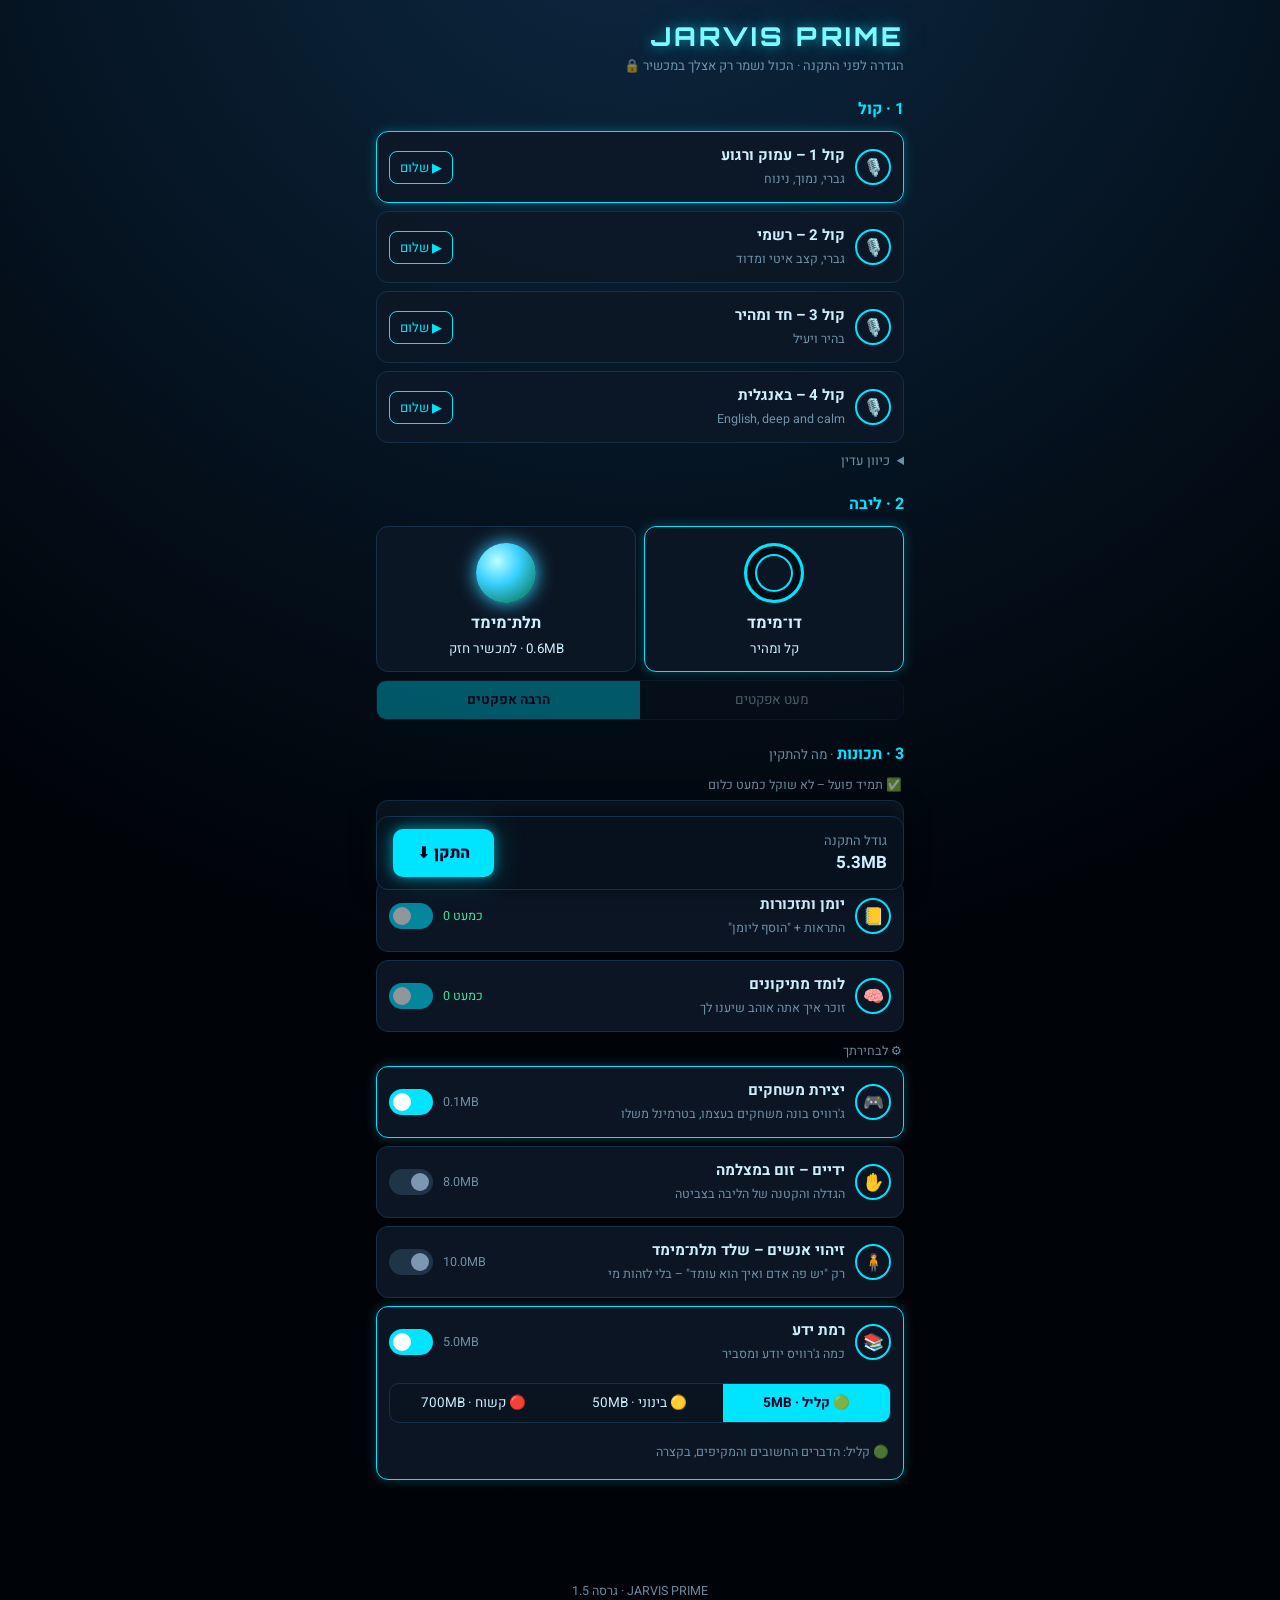
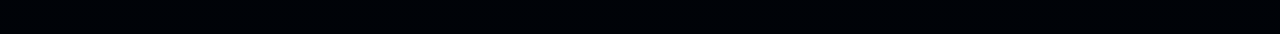
<file: prime/index.html>
<!doctype html>
<html lang="he" dir="rtl">
<head>
  <meta charset="utf-8" />
  <meta name="viewport" content="width=device-width, initial-scale=1, viewport-fit=cover" />
  <title>JARVIS PRIME</title>
  <meta name="theme-color" content="#000308" />
  <meta name="description" content="JARVIS PRIME – עוזר אישי פרטי, בלי שרתים" />
  <link rel="manifest" href="manifest.json" />
  <link rel="icon" href="../icons/icon.svg" type="image/svg+xml" />
  <link rel="apple-touch-icon" href="../icons/icon-192.png" />
  <meta name="apple-mobile-web-app-capable" content="yes" />
  <meta name="mobile-web-app-capable" content="yes" />
  <meta name="apple-mobile-web-app-status-bar-style" content="black-translucent" />
  <meta name="apple-mobile-web-app-title" content="PRIME" />
  <link rel="preconnect" href="https://fonts.googleapis.com" />
  <link rel="preconnect" href="https://fonts.gstatic.com" crossorigin />
  <link href="https://fonts.googleapis.com/css2?family=Orbitron:wght@400;600;800&family=Rajdhani:wght@400;500;600&family=Heebo:wght@300;400;500;700&display=swap" rel="stylesheet" />
  <link rel="stylesheet" href="css/prime.css" />
  <script type="importmap">
  {
    "imports": {
      "three": "https://cdn.jsdelivr.net/npm/three@0.160.0/build/three.module.js",
      "three/addons/": "https://cdn.jsdelivr.net/npm/three@0.160.0/examples/jsm/"
    }
  }
  </script>
</head>
<body>
  <canvas id="core" aria-hidden="true"></canvas>
  <div class="vignette" aria-hidden="true"></div>

  <!-- ============ main HUD ============ -->
  <main id="hud" hidden>
    <header class="top">
      <div class="brand"><span class="mark"></span><h1>JARVIS PRIME</h1></div>
      <div class="top-actions">
        <span id="clock" class="clock">--:--</span>
        <button id="btn-wake" class="icon-btn" aria-label="האזנה למילה ג'רוויס" aria-pressed="false" title="האזנה ל&quot;ג'רוויס&quot;">
          <svg viewBox="0 0 24 24"><path d="M17 20c-.3 0-.6-.1-.8-.2-.7-.4-1.1-.9-1.6-2.3-.5-1.4-1.3-2.1-2.1-2.8-.7-.6-1.4-1.2-2-2.3-.4-.8-.6-1.6-.6-2.4 0-2.8 2.2-5 5-5s5 2.2 5 5h-2c0-1.7-1.3-3-3-3s-3 1.3-3 3c0 .5.1 1 .4 1.4.4.8 1 1.3 1.6 1.8.9.8 1.9 1.6 2.6 3.4.3.9.5 1.1.8 1.3.2.1.6 0 .8-.2l1.4 1.4c-.5.6-1.3.9-2 .9ZM7.6 2.6 6.2 1.2A10 10 0 0 0 3 9a10 10 0 0 0 3.2 7.8l1.4-1.4A8 8 0 0 1 5 9c0-2.5 1-4.7 2.6-6.4Z"/></svg>
        </button>
        <button id="btn-hands" class="icon-btn" aria-label="ידיים – זום" aria-pressed="false" title="ידיים – זום" hidden>✋</button>
        <button id="btn-pose" class="icon-btn" aria-label="זיהוי אנשים" aria-pressed="false" title="זיהוי אנשים" hidden>🧍</button>
        <button id="btn-diary" class="icon-btn" aria-label="יומן ותזכורות" title="יומן">
          <svg viewBox="0 0 24 24"><path d="M19 3h-1V1h-2v2H8V1H6v2H5a2 2 0 0 0-2 2v14a2 2 0 0 0 2 2h14a2 2 0 0 0 2-2V5a2 2 0 0 0-2-2Zm0 16H5V8h14v11ZM7 10h5v5H7z"/></svg>
        </button>
        <button id="btn-settings" class="icon-btn" aria-label="הגדרות" title="הגדרות">
          <svg viewBox="0 0 24 24"><path d="M12 15.5a3.5 3.5 0 1 0 0-7 3.5 3.5 0 0 0 0 7Zm7.4-2.5.1-1-.1-1 2.1-1.6-2-3.5-2.5 1a7 7 0 0 0-1.7-1L15 3h-4l-.4 2.6a7 7 0 0 0-1.7 1l-2.5-1-2 3.5L6.5 11l-.1 1 .1 1-2.1 1.6 2 3.5 2.5-1a7 7 0 0 0 1.7 1L11 21h4l.4-2.6a7 7 0 0 0 1.7-1l2.5 1 2-3.5Z"/></svg>
        </button>
      </div>
    </header>

    <section id="log" class="log" aria-live="polite"></section>

    <form id="ask" class="ask" autocomplete="off">
      <button type="button" id="btn-mic" class="icon-btn mic" aria-label="מיקרופון" title="דבר">
        <svg viewBox="0 0 24 24"><path d="M12 14a3 3 0 0 0 3-3V5a3 3 0 1 0-6 0v6a3 3 0 0 0 3 3Zm5-3a5 5 0 0 1-10 0H5a7 7 0 0 0 6 6.9V21h2v-3.1A7 7 0 0 0 19 11h-2Z"/></svg>
      </button>
      <input id="q" type="text" placeholder="דבר אליי, אדוני…" aria-label="הודעה" />
      <button type="submit" class="icon-btn" aria-label="שלח">
        <svg viewBox="0 0 24 24"><path d="M3 20l18-8L3 4v6l12 2-12 2v6Z" transform="scale(-1,1) translate(-24,0)"/></svg>
      </button>
    </form>
  </main>

  <!-- ============ camera (hands / people) ============ -->
  <section id="cam" class="cam" hidden aria-label="מצלמה">
    <video id="cam-video" playsinline muted></video>
    <canvas id="cam-overlay"></canvas>
    <p id="cam-status" class="cam-status"></p>
    <button id="cam-close" class="icon-btn" aria-label="כבה מצלמה">✕</button>
  </section>

  <!-- ============ PRIME FORGE – Jarvis's own game terminal ============ -->
  <section id="forge" class="forge" hidden aria-label="טרמינל המשחקים של ג'רוויס">
    <header><b>PRIME FORGE</b><span>ג'רוויס בונה – אתה מדבר</span><button id="forge-close" class="icon-btn" aria-label="סגור את הטרמינל">✕</button></header>
    <canvas class="fc" aria-label="המשחק"></canvas>
    <div class="fpad" aria-label="שליטה">
      <button data-pad="L" aria-label="שמאלה">◀</button><button data-pad="D" aria-label="למטה">▼</button><button data-pad="U" aria-label="קפיצה">⤒</button><button data-pad="R" aria-label="ימינה">▶</button>
      <button id="forge-play" class="fplay">▶ שחק</button>
    </div>
    <div class="fl" aria-live="polite"></div>
  </section>

  <!-- ============ diary panel ============ -->
  <section id="diary" class="panel" hidden aria-label="יומן ותזכורות">
    <div class="panel-inner">
      <header><h2>📒 יומן ותזכורות</h2><button id="diary-close" class="icon-btn" aria-label="סגור">✕</button></header>
      <h3>⏰ תזכורות</h3>
      <div id="rem-list" class="plist"></div>
      <h3>📝 יומן</h3>
      <div id="note-list" class="plist"></div>
      <form id="note-form" class="ask"><input id="note-in" placeholder="לרשום משהו ביומן…" aria-label="רשומה חדשה" /><button class="icon-btn" aria-label="הוסף">＋</button></form>
      <p class="note">הכול נשמר רק במכשיר הזה. "📅" מוסיף את התזכורת ליומן של הטלפון – הוא יצלצל גם כשג'רוויס סגור.</p>
    </div>
  </section>

  <!-- ============ setup screen ============ -->
  <section id="setup" class="setup" hidden>
    <div class="setup-inner">
      <h1 class="title">JARVIS PRIME</h1>
      <p class="sub">הגדרה לפני התקנה · הכול נשמר רק אצלך במכשיר 🔒</p>

      <h2>1 · קול</h2>
      <div id="voices" class="list"></div>
      <details class="adv">
        <summary>כיוון עדין</summary>
        <label>קול במכשיר <select id="voice-name"></select></label>
        <label>גובה <input id="pitch" type="range" min="0.5" max="1.4" step="0.05" /></label>
        <label>מהירות <input id="rate" type="range" min="0.6" max="1.4" step="0.05" /></label>
      </details>

      <h2>2 · ליבה</h2>
      <div class="row">
        <button type="button" class="card pick" data-core="2d"><span class="mini c2d"></span><b>דו־מימד</b><small>קל ומהיר</small></button>
        <button type="button" class="card pick" data-core="3d"><span class="mini c3d"></span><b>תלת־מימד</b><small data-size="core3d"></small></button>
      </div>
      <div id="fx" class="seg" role="radiogroup" aria-label="אפקטים">
        <button type="button" data-fx="low">מעט אפקטים</button>
        <button type="button" data-fx="high">הרבה אפקטים</button>
      </div>

      <h2>3 · תכונות <small>· מה להתקין</small></h2>
      <p class="note">✅ תמיד פועל – לא שוקל כמעט כלום</p>
      <div id="feat-always" class="list"></div>
      <p class="note">⚙️ לבחירתך</p>
      <div id="feat-opt" class="list"></div>

      <div class="bar">
        <div>גודל התקנה<br /><b id="total">0MB</b></div>
        <button type="button" id="btn-install" class="btn">התקן ⬇</button>
      </div>
      <p id="install-msg" class="note center" aria-live="polite"></p>
      <p class="note center">JARVIS PRIME · גרסה 1.5</p>
    </div>
  </section>

  <script type="module" src="js/app.js"></script>
</body>
</html>
</file>
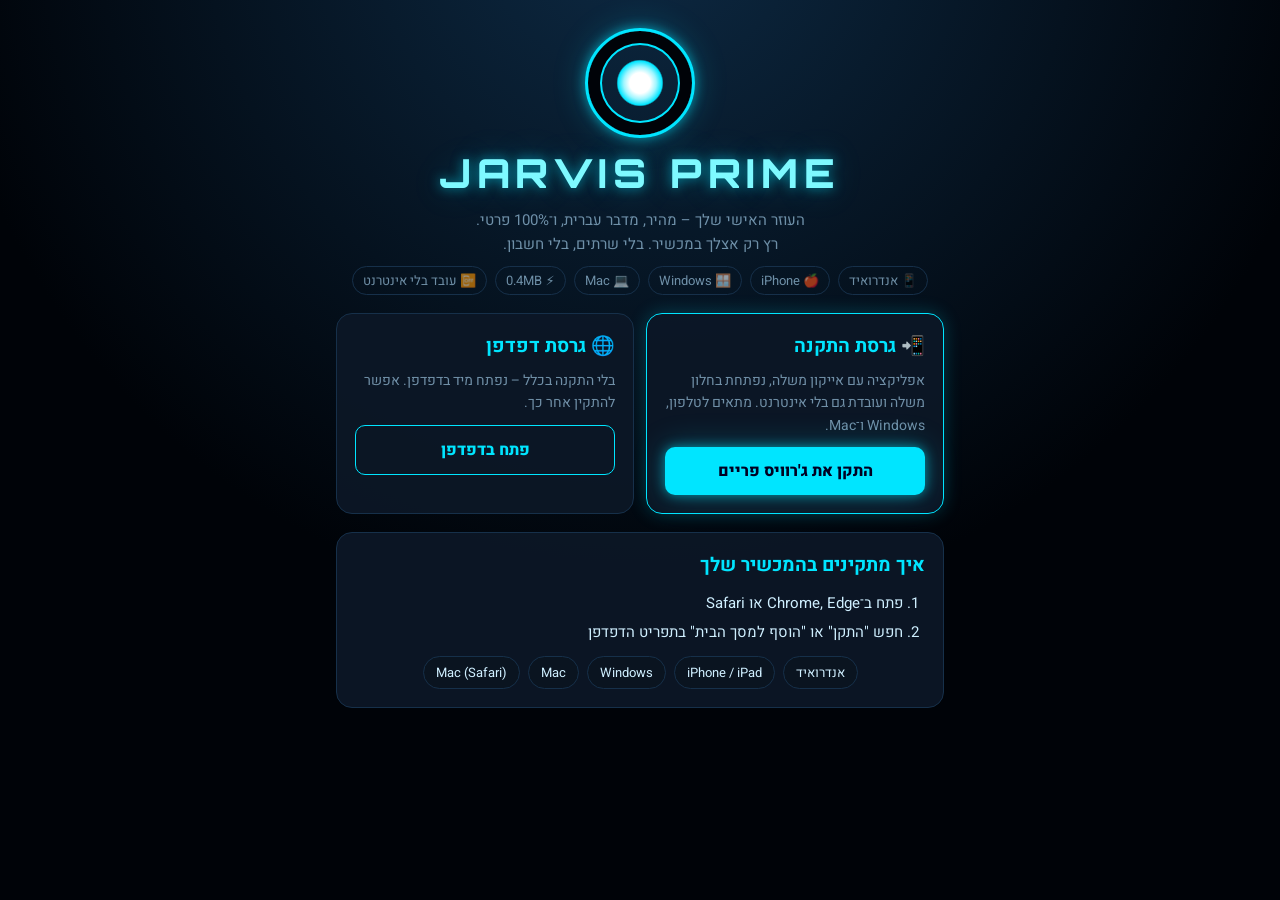
<file: prime/install.html>
<!doctype html>
<html lang="he" dir="rtl">
<head>
  <meta charset="utf-8" />
  <meta name="viewport" content="width=device-width, initial-scale=1, viewport-fit=cover" />
  <title>JARVIS PRIME · התקנה</title>
  <meta name="theme-color" content="#000308" />
  <meta name="description" content="ג'רוויס פריים – עוזר אישי פרטי. עובד בדפדפן או כאפליקציה בטלפון, Windows ו־Mac. בלי שרתים." />
  <link rel="manifest" href="manifest.json" />
  <link rel="icon" href="../icons/icon.svg" type="image/svg+xml" />
  <link rel="apple-touch-icon" href="../icons/icon-192.png" />
  <meta name="apple-mobile-web-app-capable" content="yes" />
  <meta name="mobile-web-app-capable" content="yes" />
  <meta name="apple-mobile-web-app-status-bar-style" content="black-translucent" />
  <meta name="apple-mobile-web-app-title" content="PRIME" />
  <link rel="preconnect" href="https://fonts.googleapis.com" />
  <link rel="preconnect" href="https://fonts.gstatic.com" crossorigin />
  <link href="https://fonts.googleapis.com/css2?family=Orbitron:wght@600;800&family=Heebo:wght@400;500;700&display=swap" rel="stylesheet" />
  <link rel="stylesheet" href="css/prime.css" />
  <style>
    body { background: radial-gradient(circle at 50% -10%, #0d2a44, #000308 60%); min-height: 100vh; }
    .wrap { max-width: 640px; margin: 0 auto; padding: max(28px, env(safe-area-inset-top)) 16px 40px; display: flex; flex-direction: column; gap: 18px; }
    .hero { text-align: center; display: flex; flex-direction: column; align-items: center; gap: 10px; }
    .orb { width: 110px; height: 110px; border-radius: 50%; border: 3px solid var(--accent); box-shadow: var(--glow), inset 0 0 0 12px #000308, inset 0 0 0 14px var(--accent);
      background: radial-gradient(circle, #fff 0 14%, #9ff6ff 22%, var(--accent) 30%, transparent 32%); animation: breathe 3s ease-in-out infinite; }
    @keyframes breathe { 50% { transform: scale(1.06); } }
    h1 { margin: 0; font: 800 clamp(26px, 8vw, 40px) var(--font-hud); letter-spacing: .14em; color: #7ef9ff; text-shadow: var(--glow); direction: ltr; }
    .tag { margin: 0; color: var(--muted); font-size: 15px; line-height: 1.6; text-wrap: balance; }
    .opts { display: grid; grid-template-columns: repeat(auto-fit, minmax(min(100%, 260px), 1fr)); gap: 12px; }
    .opt { background: rgba(12,23,38,.92); border: 1px solid #16304a; border-radius: 16px; padding: 18px; display: flex; flex-direction: column; gap: 10px; }
    .opt.main { border-color: var(--accent); box-shadow: 0 0 18px rgba(var(--accent-rgb), .22); }
    .opt h2 { margin: 0; font-size: 19px; color: var(--accent); }
    .opt p { margin: 0; color: var(--muted); font-size: 14px; line-height: 1.6; }
    .opt .btn { text-align: center; text-decoration: none; display: block; }
    .btn.ghost { background: none; color: var(--accent); border: 1px solid var(--accent); box-shadow: none; }
    .steps { margin: 0; padding-inline-start: 22px; line-height: 1.9; font-size: 15px; }
    .plats { display: flex; flex-wrap: wrap; gap: 8px; justify-content: center; }
    .plats button { background: #0a1420; border: 1px solid #16304a; color: var(--text); border-radius: 999px; padding: 6px 12px; font-size: 13px; cursor: pointer; }
    .plats button.on { border-color: var(--accent); color: var(--accent); }
    .facts { display: flex; flex-wrap: wrap; gap: 8px; justify-content: center; font-size: 13px; color: var(--muted); }
    .facts span { border: 1px solid #16304a; border-radius: 999px; padding: 4px 10px; }
    #ok { color: var(--ok); font-weight: 700; text-align: center; margin: 0; }
  </style>
</head>
<body>
  <div class="wrap">
    <div class="hero">
      <div class="orb" aria-hidden="true"></div>
      <h1>JARVIS PRIME</h1>
      <p class="tag">העוזר האישי שלך – מהיר, מדבר עברית, ו־100% פרטי.<br />רץ רק אצלך במכשיר. בלי שרתים, בלי חשבון.</p>
      <div class="facts"><span>📱 אנדרואיד</span><span>🍎 iPhone</span><span>🪟 Windows</span><span>💻 Mac</span><span>⚡ ‎0.4MB</span><span>📴 עובד בלי אינטרנט</span></div>
    </div>

    <div class="opts">
      <section class="opt main">
        <h2>📲 גרסת התקנה</h2>
        <p>אפליקציה עם אייקון משלה, נפתחת בחלון משלה ועובדת גם בלי אינטרנט. מתאים לטלפון, Windows ו־Mac.</p>
        <button id="btn-inst" class="btn" type="button">התקן את ג'רוויס פריים</button>
        <p id="ok" hidden></p>
      </section>
      <section class="opt">
        <h2>🌐 גרסת דפדפן</h2>
        <p>בלי התקנה בכלל – נפתח מיד בדפדפן. אפשר להתקין אחר כך.</p>
        <a class="btn ghost" href="./">פתח בדפדפן</a>
      </section>
    </div>

    <section class="opt" id="how">
      <h2>איך מתקינים ב<span id="plat-name">מכשיר שלך</span></h2>
      <ol id="steps" class="steps"></ol>
      <div class="plats" id="plats" role="tablist" aria-label="מכשיר"></div>
    </section>
  </div>
  <script type="module">
    import { install, isInstalled, platform, STEPS, NAMES } from './js/install.js';
    if ('serviceWorker' in navigator) navigator.serviceWorker.register('sw.js').catch(() => {});
    const $ = (s) => document.querySelector(s);
    let cur = platform();
    const show = (p) => {
      cur = p; $('#plat-name').textContent = NAMES[p];
      $('#steps').replaceChildren(...STEPS[p].map((t) => Object.assign(document.createElement('li'), { textContent: t })));
      $('#plats').querySelectorAll('button').forEach((b) => { b.classList.toggle('on', b.dataset.p === p); b.setAttribute('aria-selected', String(b.dataset.p === p)); });
    };
    for (const p of ['android', 'ios', 'windows', 'mac', 'mac-safari']) {
      const b = Object.assign(document.createElement('button'), { type: 'button', textContent: NAMES[p] });
      b.dataset.p = p; b.setAttribute('role', 'tab'); b.onclick = () => show(p); $('#plats').append(b);
    }
    show(cur);
    if (isInstalled()) { $('#ok').hidden = false; $('#ok').textContent = '✓ ג\'רוויס פריים כבר מותקן במכשיר הזה'; }
    $('#btn-inst').onclick = async () => {
      const r = await install();
      if (r === 'installed') { $('#ok').hidden = false; $('#ok').textContent = '✓ הותקן! פתח את ג\'רוויס פריים מהמסך הראשי.'; }
      else { show(cur); $('#how').scrollIntoView({ behavior: 'smooth' }); $('#how').animate([{ boxShadow: '0 0 0 3px #00e5ff' }, { boxShadow: 'none' }], 1600); }
    };
  </script>
</body>
</html>
</file>
<file: prime/css/prime.css>
/* JARVIS PRIME – same design language as J.A.R.V.I.S (../css/style.css) */
:root {
  --accent: #00e5ff;
  --accent-rgb: 0, 229, 255;
  --bg: #000308;
  --text: #cfefff;
  --muted: rgba(180, 225, 255, 0.6);
  --glass: rgba(4, 18, 30, 0.72);
  --line: rgba(var(--accent-rgb), 0.3);
  --ok: #43e39b;
  --glow: 0 0 12px rgba(var(--accent-rgb), 0.55), 0 0 32px rgba(var(--accent-rgb), 0.25);
  --font-hud: "Orbitron", "Rajdhani", sans-serif;
  --font-ui: "Heebo", "Rajdhani", system-ui, sans-serif;
  color-scheme: dark;
}
* { box-sizing: border-box; }
html, body { margin: 0; min-height: 100%; background: var(--bg); color: var(--text); font-family: var(--font-ui); -webkit-tap-highlight-color: transparent; }
body { overflow-x: hidden; }
button { font: inherit; color: inherit; }
[hidden] { display: none !important; }
:focus-visible { outline: 2px solid var(--accent); outline-offset: 2px; }

#core { position: fixed; inset: 0; width: 100%; height: 100%; display: block; z-index: 0; }
.vignette { position: fixed; inset: 0; pointer-events: none; z-index: 1;
  background: radial-gradient(ellipse at center, transparent 45%, rgba(0,0,0,.85) 100%); }

/* ---------------------------------------------------------------- HUD */
#hud { position: fixed; inset: 0; z-index: 2; display: flex; flex-direction: column; pointer-events: none; }
#hud > * { pointer-events: auto; }
.top { display: flex; justify-content: space-between; align-items: center;
  padding: max(14px, env(safe-area-inset-top)) 16px 0; }
.brand { display: flex; gap: 10px; align-items: center; direction: ltr; }
.brand h1 { margin: 0; font: 800 clamp(13px, 4vw, 18px) var(--font-hud); letter-spacing: .25em; white-space: nowrap; color: var(--accent); text-shadow: var(--glow); }
.mark { width: 26px; height: 26px; border-radius: 50%; border: 2px solid var(--accent); border-top-color: transparent;
  box-shadow: var(--glow); animation: spin 6s linear infinite; position: relative; }
.mark::after { content: ""; position: absolute; inset: 6px; border-radius: 50%; background: var(--accent); }
@keyframes spin { to { transform: rotate(360deg); } }
.top-actions { display: flex; align-items: center; gap: 10px; }
.clock { font: 600 14px var(--font-hud); color: var(--muted); letter-spacing: .15em; direction: ltr; }

.icon-btn { width: 44px; height: 44px; border-radius: 50%; border: 1px solid var(--line); background: var(--glass);
  display: grid; place-items: center; cursor: pointer; flex: none; transition: box-shadow .2s, transform .2s; }
.icon-btn svg { width: 20px; height: 20px; fill: var(--accent); }
.icon-btn:hover { box-shadow: var(--glow); transform: scale(1.05); }
.icon-btn.on { background: var(--accent); box-shadow: var(--glow); animation: pulse 1.2s ease-in-out infinite; }
.icon-btn.on svg { fill: #002; }
@keyframes pulse { 50% { box-shadow: 0 0 0 8px rgba(var(--accent-rgb), .15), var(--glow); } }

.log { margin-top: auto; padding: 0 16px 10px; display: flex; flex-direction: column; gap: 8px;
  max-height: 42vh; overflow-y: auto; mask-image: linear-gradient(to bottom, transparent, #000 30%); }
.msg { max-width: 85%; padding: 10px 14px; border-radius: 14px; line-height: 1.5; font-size: 15px;
  background: var(--glass); border: 1px solid var(--line); backdrop-filter: blur(6px); animation: in .25s ease-out; }
.msg.me { align-self: flex-start; }
.msg.j { align-self: flex-end; border-color: rgba(var(--accent-rgb), .6); box-shadow: 0 0 14px rgba(var(--accent-rgb), .15); }
.msg.j::before { content: "PRIME"; display: block; font: 600 10px var(--font-hud); letter-spacing: .25em; color: var(--accent); margin-bottom: 2px; }
@keyframes in { from { opacity: 0; transform: translateY(6px); } }
.ask { display: flex; gap: 8px; align-items: center; padding: 8px 16px max(14px, env(safe-area-inset-bottom)); }
.ask input { flex: 1; min-width: 0; height: 44px; border-radius: 22px; border: 1px solid var(--line); background: var(--glass);
  color: var(--text); padding: 0 16px; font: 16px var(--font-ui); }
.ask input::placeholder { color: var(--muted); }

/* ---------------------------------------------------------------- setup */
.setup { position: relative; z-index: 3; min-height: 100vh;
  background: radial-gradient(circle at 50% -10%, #0d2a44, rgba(0,3,8,.96) 60%); }
.setup-inner { max-width: 560px; margin: 0 auto; padding: max(20px, env(safe-area-inset-top)) 16px 28px; }
.setup .title { margin: 0; font: 800 26px var(--font-hud); letter-spacing: .12em; color: #7ef9ff; text-shadow: var(--glow); direction: ltr; text-align: right; }
.setup .sub { margin: 4px 0 8px; color: var(--muted); font-size: 13px; }
.setup h2 { font-size: 16px; margin: 22px 0 10px; color: var(--accent); }
.setup h2 small { color: var(--muted); font-weight: 400; }
.list { display: flex; flex-direction: column; gap: 8px; }
.card { width: 100%; text-align: right; background: rgba(12,23,38,.92); border: 1px solid #16304a; border-radius: 12px;
  padding: 12px; display: flex; align-items: center; gap: 10px; cursor: pointer; transition: border-color .2s, box-shadow .2s; }
.card.sel { border-color: var(--accent); box-shadow: 0 0 12px rgba(var(--accent-rgb), .27); }
.card .ic { width: 36px; height: 36px; border-radius: 50%; border: 2px solid var(--accent); display: grid; place-items: center; font-size: 17px; flex: none; }
.card .t { flex: 1; min-width: 0; }
.card .t b { display: block; font-size: 15px; }
.card .t i { font-style: normal; color: var(--muted); font-size: 12.5px; }
.sz { font-size: 12.5px; color: var(--muted); white-space: nowrap; }
.sz.free { color: var(--ok); }
.play { border: 1px solid var(--accent); color: var(--accent); background: none; border-radius: 8px; padding: 6px 10px; font-size: 13px; cursor: pointer; flex: none; }
.play.playing { background: var(--accent); color: #002; }
.row { display: flex; gap: 8px; }
.row .card { flex: 1; flex-direction: column; text-align: center; gap: 4px; }
.mini { width: 60px; height: 60px; border-radius: 50%; margin: 4px auto; display: block; }
.c2d { border: 3px solid var(--accent); box-shadow: inset 0 0 0 8px #050b14, inset 0 0 0 10px var(--accent); }
.c3d { background: radial-gradient(circle at 35% 30%, #bff, #39d0ff 40%, #063 100%); box-shadow: 0 0 18px #39d0ff; }
.seg { display: flex; margin-top: 8px; background: #0a1420; border: 1px solid #16304a; border-radius: 10px; overflow: hidden; }
.seg button { flex: 1; text-align: center; padding: 9px 4px; font-size: 13.5px; background: none; border: 0; cursor: pointer; }
.seg button.on { background: var(--accent); color: #002; font-weight: 700; }
.seg.disabled { opacity: .35; pointer-events: none; }
.tg { width: 44px; height: 26px; border-radius: 13px; background: #203448; position: relative; flex: none; border: 0; cursor: pointer; padding: 0; }
.tg::after { content: ""; position: absolute; top: 4px; right: 4px; width: 18px; height: 18px; border-radius: 50%; background: #7d97b3; transition: right .2s; }
.tg[aria-checked="true"] { background: var(--accent); }
.tg[aria-checked="true"]::after { right: 22px; background: #fff; }
.tg:disabled { opacity: .55; cursor: default; }
.card.feat { cursor: default; flex-wrap: wrap; }
.card.feat .seg { width: 100%; }
.note { font-size: 12.5px; color: var(--muted); margin: 10px 2px 6px; }
.note.center { text-align: center; }
.adv { margin-top: 8px; font-size: 13px; color: var(--muted); }
.adv summary { cursor: pointer; }
.adv label { display: flex; align-items: center; justify-content: space-between; gap: 10px; margin-top: 8px; }
.adv select, .adv input { flex: 1; max-width: 65%; }
.adv select { background: #0a1420; color: var(--text); border: 1px solid #16304a; border-radius: 8px; padding: 6px; }
.bar { position: sticky; bottom: 10px; margin-top: 18px; background: #07111d; border: 1px solid #16304a; border-radius: 12px;
  padding: 12px 16px; display: flex; align-items: center; gap: 12px; box-shadow: 0 -6px 24px rgba(0,0,0,.6); }
.bar > div { flex: 1; font-size: 13px; color: var(--muted); }
.bar b { color: var(--text); font-size: 17px; direction: ltr; display: inline-block; }
.btn { background: var(--accent); color: #002; font-weight: 800; border: 0; border-radius: 10px; padding: 12px 24px; font-size: 16px; cursor: pointer; box-shadow: var(--glow); }
.btn:disabled { opacity: .6; }

@media (prefers-reduced-motion: reduce) { * { animation: none !important; transition: none !important; } }

/* ---------------------------------------------------------------- diary panel + message actions */
.panel { position: fixed; inset: 0; z-index: 4; background: rgba(0,3,8,.82); backdrop-filter: blur(8px); overflow-y: auto; }
.panel-inner { max-width: 560px; margin: 0 auto; padding: max(16px, env(safe-area-inset-top)) 16px 24px; }
.panel header { display: flex; justify-content: space-between; align-items: center; }
.panel h2 { margin: 0; color: var(--accent); font-size: 19px; }
.panel h3 { margin: 18px 0 8px; font-size: 15px; color: var(--text); }
.plist { display: flex; flex-direction: column; gap: 8px; }
.pitem { display: flex; align-items: center; gap: 8px; background: rgba(12,23,38,.92); border: 1px solid #16304a; border-radius: 12px; padding: 10px 12px; }
.pitem .t { flex: 1; min-width: 0; overflow-wrap: anywhere; }
.pitem small { display: block; color: var(--muted); font-size: 12px; }
.pitem.done { opacity: .5; }
.pitem button, .msg-act { border: 1px solid var(--line); background: none; color: var(--accent); border-radius: 8px; padding: 5px 9px; cursor: pointer; font-size: 13px; flex: none; }
.empty { color: var(--muted); font-size: 13px; }
.msg .acts { display: flex; gap: 6px; margin-top: 8px; flex-wrap: wrap; }
.panel .ask { padding: 12px 0 0; }
.toast { position: fixed; top: max(70px, env(safe-area-inset-top)); left: 50%; transform: translateX(-50%); z-index: 6;
  background: var(--accent); color: #002; font-weight: 700; padding: 12px 18px; border-radius: 12px; box-shadow: var(--glow); max-width: 90vw; animation: in .3s; }
@media (max-width: 480px) {
  .clock { display: none; }
  .top .icon-btn { width: 38px; height: 38px; }
  .top .icon-btn svg { width: 18px; height: 18px; }
  .top-actions { gap: 6px; }
  .brand { gap: 8px; }
  .mark { width: 22px; height: 22px; }
  .brand h1 { font-size: 13px; letter-spacing: .18em; }
}

/* ---------------------------------------------------------------- camera + games */
.cam { position: fixed; z-index: 3; left: 12px; top: 70px; width: 38vw; max-width: 240px; aspect-ratio: 4/3; border: 1px solid var(--line);
  border-radius: 12px; overflow: hidden; background: #000; box-shadow: var(--glow); }
.cam.big { left: 12px; right: 12px; width: auto; max-width: none; top: 64px; aspect-ratio: auto; height: 52vh; }
.cam video, .cam canvas { position: absolute; inset: 0; width: 100%; height: 100%; object-fit: cover; }
.cam:not(.big) video, .cam:not(.big) canvas { transform: scaleX(-1); } /* selfie mirror for hands */
.cam.big video { opacity: .55; }
.cam-status { position: absolute; bottom: 6px; right: 8px; margin: 0; font: 600 12px var(--font-ui); color: var(--accent); text-shadow: 0 0 6px #000; }
.cam .icon-btn { position: absolute; top: 6px; left: 6px; width: 32px; height: 32px; font-size: 14px; }
.forge { position: fixed; z-index: 3; left: 8px; right: 8px; top: 62px; height: min(58vh, 520px); display: flex; flex-direction: column;
  background: rgba(2,8,16,.94); border: 1px solid var(--accent); border-radius: 14px; box-shadow: var(--glow); overflow: hidden; }
.forge header { display: flex; align-items: center; gap: 10px; padding: 6px 8px 6px 12px; border-bottom: 1px solid var(--line); }
.forge header b { font: 800 13px var(--font-hud); letter-spacing: .2em; color: var(--accent); direction: ltr; }
.forge header span { flex: 1; color: var(--muted); font-size: 12px; }
.forge header .icon-btn { width: 30px; height: 30px; font-size: 13px; }
.forge .fc { flex: 1; min-height: 0; width: 100%; display: block; touch-action: none; }
.fpad { display: flex; gap: 6px; padding: 6px 8px; direction: ltr; border-top: 1px solid var(--line); }
.fpad button { width: 44px; height: 40px; border-radius: 10px; border: 1px solid var(--line); background: var(--glass); color: var(--accent); font-size: 18px; cursor: pointer; touch-action: none; user-select: none; }
.fpad .fplay { margin-left: auto; width: auto; padding: 0 14px; font-size: 14px; font-weight: 700; background: var(--accent); color: #002; }
.fl { height: 74px; overflow-y: auto; padding: 4px 12px 6px; font: 13px/1.5 var(--font-ui); color: #7ef9ff; border-top: 1px solid var(--line); background: #01050b; }
.fl p { margin: 0; }
body:has(#forge:not([hidden])) .log { max-height: 22vh; }
.top .icon-btn { font-size: 17px; }
@media (max-width: 420px) { .top:has(#btn-hands:not([hidden])):has(#btn-pose:not([hidden])) .brand h1 { display: none; } }
.msg.challenge { max-width: 92%; border: 2px solid #ffd23f; box-shadow: 0 0 22px rgba(255,210,63,.35); background: rgba(26,20,2,.85); }
.msg.challenge::before { content: "RIVALS CHALLENGE"; color: #ffd23f; }
.msg.challenge span { display: flex; flex-direction: column; gap: 6px; }
.msg.challenge b { font-size: 20px; color: #ffd23f; }
.msg.challenge span span { font-size: 18px; font-weight: 700; line-height: 1.45; color: #fff; }
</file>
